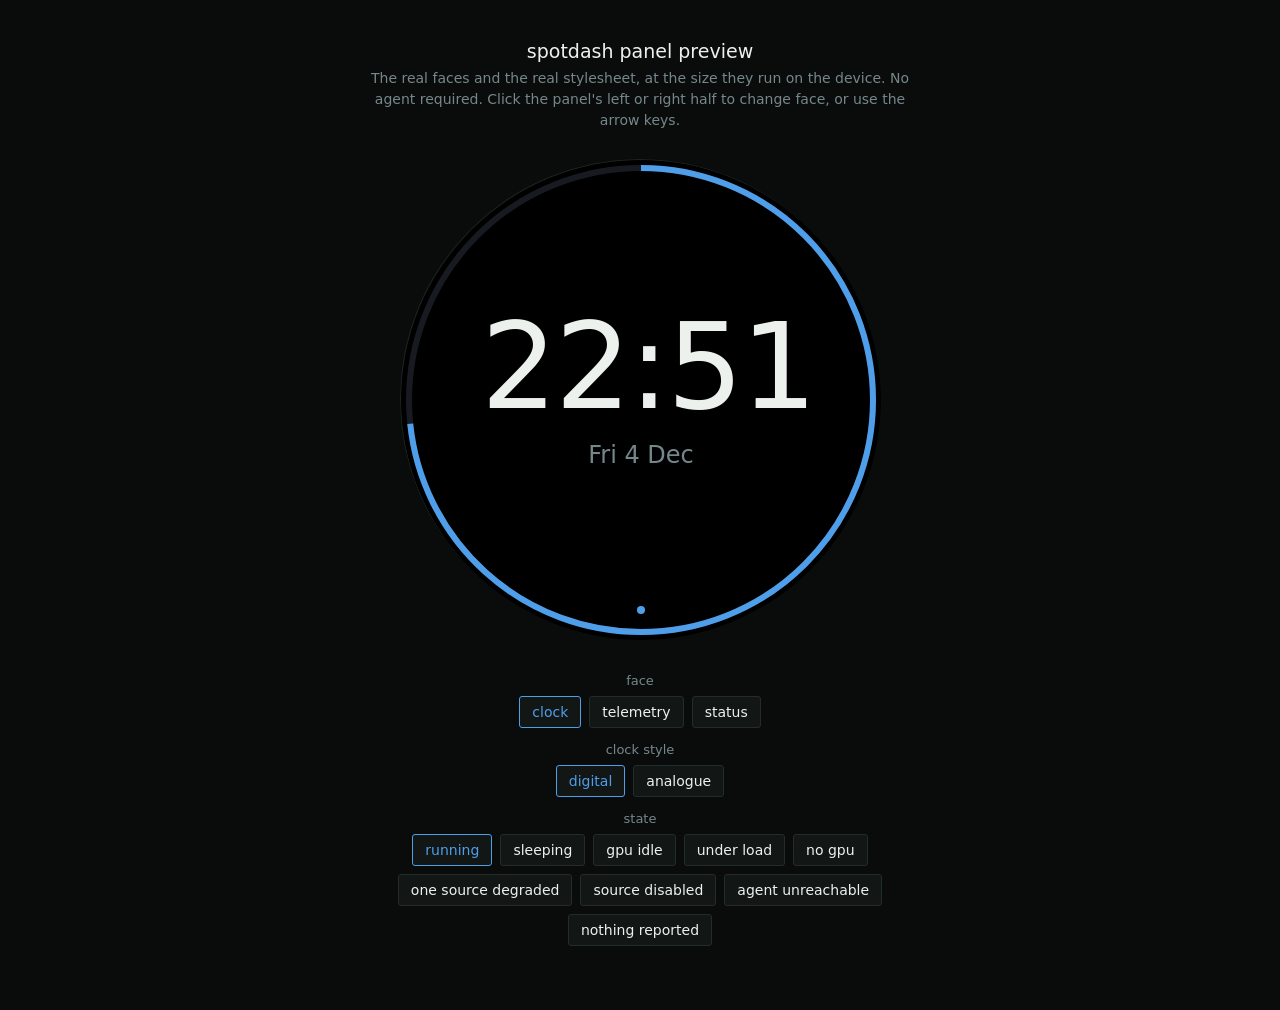
<file: agent/web/dev.html>
<!doctype html>
<html lang="en">
  <head>
    <meta charset="utf-8" />
    <meta name="viewport" content="width=device-width, initial-scale=1" />
    <meta name="color-scheme" content="dark" />
    <title>spotdash panel preview</title>
    <link rel="stylesheet" href="style.css" />
    <style>
      /* Harness only. Nothing here ships to the device. */
      body {
        overflow: auto;
        display: flex;
        flex-direction: column;
        align-items: center;
        gap: 28px;
        padding: 40px 16px 64px;
        background: #0a0c0c;
      }

      .harness-head {
        max-width: 560px;
        text-align: center;
      }

      .harness-head h1 {
        font-size: 19px;
        font-weight: 500;
        margin: 0 0 6px;
      }

      .harness-head p {
        font-size: 14px;
        line-height: 1.5;
        color: var(--muted);
        margin: 0;
      }

      /* The bezel shows the circular crop. */
      .bezel {
        width: 480px;
        height: 480px;
        border-radius: 50%;
        border: 1px solid #1d2422;
        flex: 0 0 auto;
      }

      .controls {
        display: flex;
        flex-wrap: wrap;
        justify-content: center;
        gap: 8px;
        max-width: 560px;
      }

      .controls button {
        font: inherit;
        font-size: 14px;
        color: var(--text);
        background: #121716;
        border: 1px solid #222c2a;
        border-radius: 3px;
        padding: 7px 12px;
        cursor: pointer;
      }

      .controls button[aria-pressed="true"] {
        border-color: var(--live);
        color: var(--live);
      }

      .controls button:focus-visible {
        outline: 2px solid var(--live);
        outline-offset: 2px;
      }

      .group-label {
        width: 100%;
        text-align: center;
        font-size: 13px;
        color: var(--muted);
        margin: 6px 0 0;
      }

      @media (max-width: 560px) {
        .bezel,
        #panel {
          transform: scale(0.75);
          transform-origin: top center;
        }
        .bezel {
          margin-bottom: -120px;
        }
      }
    </style>
  </head>
  <body>
    <div class="harness-head">
      <h1>spotdash panel preview</h1>
      <p>
        The real faces and the real stylesheet, at the size they run on the
        device. No agent required. Click the panel's left or right half to
        change face, or use the arrow keys.
      </p>
    </div>

    <div class="bezel">
      <div id="panel">
        <div id="faces"></div>
        <div id="connection" data-state="live"></div>
      </div>
    </div>

    <div class="controls" id="controls">
      <p class="group-label">face</p>
      <div class="controls" id="face-controls"></div>
      <p class="group-label">clock style</p>
      <div class="controls" id="clock-style-controls"></div>
      <p class="group-label">state</p>
      <div class="controls" id="scenario-controls"></div>
    </div>

    <script type="module">
      import * as clockFace from "./faces/clock.js";
      import * as telemetryFace from "./faces/telemetry.js";
      import * as statusFace from "./faces/status.js";

      const faces = [clockFace, telemetryFace, statusFace];

      // One state object, mutated in place like the real panel's.
      const state = {
        connection: "live",
        uptimeSeconds: 0,
        version: "0.0.0-preview",
        shellVersion: "0.0.0-preview",
        sources: {},
        lastError: "",
        clockStyle: "digital",
      };

      let currentFace = null;
      let currentIndex = 0;
      let ticking = null;

      const panel = document.getElementById("panel");
      const faceHost = document.getElementById("faces");
      const connectionEl = document.getElementById("connection");

      function showFace(index) {
        currentIndex = (index + faces.length) % faces.length;
        if (currentFace && currentFace.teardown) {
          currentFace.teardown();
        }
        currentFace = faces[currentIndex];
        currentFace.render(faceHost, state);
        notify("clock", state.sources.clock && state.sources.clock.data);
        notify("telemetry", state.sources.telemetry && state.sources.telemetry.data);
        paintFaceButtons();
      }

      function notify(source, data) {
        if (currentFace && currentFace.onState) {
          currentFace.onState(source, data);
        }
      }

      function setConnection(next) {
        state.connection = next;
        connectionEl.dataset.state = next;
        notify("connection", { state: next });
      }

      function clockReading(when, sleep) {
        const two = (n) => String(n).padStart(2, "0");
        const days = ["Sun", "Mon", "Tue", "Wed", "Thu", "Fri", "Sat"];
        const months = [
          "Jan", "Feb", "Mar", "Apr", "May", "Jun",
          "Jul", "Aug", "Sep", "Oct", "Nov", "Dec",
        ];
        return {
          iso: when.toISOString(),
          time: `${two(when.getHours())}:${two(when.getMinutes())}`,
          seconds: when.getSeconds(),
          date: `${days[when.getDay()]} ${when.getDate()} ${months[when.getMonth()]}`,
          sleep: Boolean(sleep),
        };
      }

      function stopTicking() {
        if (ticking) {
          window.clearInterval(ticking);
          ticking = null;
        }
      }

      function pushTelemetry(reading) {
        state.sources.telemetry = {
          status: reading.gpu ? "ok" : "degraded",
          lastUpdate: new Date().toISOString(),
          lastError: reading.gpu ? "" : "nvml unavailable: library not found",
          data: reading,
        };
        notify("telemetry", reading);
      }

      const telemetryIdle = {
        cpu: { percent: 3.7, per_core: [6.9, 5.4, 6.9, 6.2] },
        ram: { percent: 51.4, used_bytes: 17221271552, total_bytes: 33455644672 },
        disks: [{ mount: "C:", used_bytes: 1742788804608, total_bytes: 1999323000832, percent: 87.1 }],
        gpu: {
          name: "NVIDIA GeForce RTX 4070 Ti SUPER",
          percent: 17,
          vram_used_bytes: 3748651008,
          vram_total_bytes: 17171480576,
          vram_percent: 21.8,
          temperature_c: 30,
          power_watts: 21.84,
        },
      };

      const telemetryLoaded = {
        cpu: { percent: 91.4, per_core: [96, 88, 94, 90] },
        ram: { percent: 84.2, used_bytes: 28172000000, total_bytes: 33455644672 },
        disks: [{ mount: "C:", used_bytes: 1742788804608, total_bytes: 1999323000832, percent: 87.1 }],
        gpu: {
          name: "NVIDIA GeForce RTX 4070 Ti SUPER",
          percent: 99,
          vram_used_bytes: 16600000000,
          vram_total_bytes: 17171480576,
          vram_percent: 96.7,
          temperature_c: 86,
          power_watts: 284.6,
        },
      };

      const telemetryNoGPU = {
        cpu: { percent: 12.5, per_core: [10, 15, 9, 14] },
        ram: { percent: 51.4, used_bytes: 17221271552, total_bytes: 33455644672 },
        disks: [{ mount: "C:", used_bytes: 1742788804608, total_bytes: 1999323000832, percent: 87.1 }],
        gpu: null,
      };

      function pushClock(sleep) {
        const reading = clockReading(new Date(), sleep);
        state.sources.clock = {
          status: "ok",
          lastUpdate: reading.iso,
          lastError: "",
          data: reading,
        };
        notify("clock", reading);
      }

      const scenarios = {
        "running": () => {
          stopTicking();
          state.uptimeSeconds = 4231;
          state.sources = {
            clock: { status: "ok", lastUpdate: new Date().toISOString(), lastError: "" },
            telemetry: { status: "ok", lastUpdate: new Date().toISOString(), lastError: "" },
          };
          setConnection("live");
          pushClock(false);
          pushTelemetry(telemetryIdle);
          ticking = window.setInterval(() => pushClock(false), 1000);
        },
        "sleeping": () => {
          stopTicking();
          state.uptimeSeconds = 31240;
          setConnection("live");
          pushClock(true);
          ticking = window.setInterval(() => pushClock(true), 1000);
        },
        "gpu idle": () => {
          stopTicking();
          state.uptimeSeconds = 4231;
          setConnection("live");
          pushClock(false);
          pushTelemetry(telemetryIdle);
          ticking = window.setInterval(() => pushClock(false), 1000);
        },
        "under load": () => {
          stopTicking();
          state.uptimeSeconds = 9120;
          setConnection("live");
          pushClock(false);
          pushTelemetry(telemetryLoaded);
          ticking = window.setInterval(() => pushClock(false), 1000);
        },
        "no gpu": () => {
          stopTicking();
          state.uptimeSeconds = 640;
          setConnection("live");
          pushClock(false);
          pushTelemetry(telemetryNoGPU);
          ticking = window.setInterval(() => pushClock(false), 1000);
        },
        "one source degraded": () => {
          stopTicking();
          state.uptimeSeconds = 912;
          state.sources = {
            clock: { status: "ok", lastUpdate: new Date().toISOString(), lastError: "" },
            telemetry: {
              status: "degraded",
              lastUpdate: new Date(Date.now() - 74000).toISOString(),
              lastError: "nvml: could not load nvml.dll",
            },
          };
          setConnection("live");
          pushClock(false);
          ticking = window.setInterval(() => pushClock(false), 1000);
        },
        "source disabled": () => {
          stopTicking();
          state.uptimeSeconds = 122;
          state.sources = {
            clock: { status: "ok", lastUpdate: new Date().toISOString(), lastError: "" },
            telemetry: { status: "disabled", lastUpdate: "", lastError: "" },
          };
          setConnection("live");
          pushClock(false);
          ticking = window.setInterval(() => pushClock(false), 1000);
        },
        "agent unreachable": () => {
          stopTicking();
          state.uptimeSeconds = 0;
          state.sources = {
            clock: {
              status: "ok",
              lastUpdate: new Date(Date.now() - 128000).toISOString(),
              lastError: "",
            },
            telemetry: {
              status: "degraded",
              lastUpdate: new Date(Date.now() - 128000).toISOString(),
              lastError: "nvml: could not load nvml.dll",
            },
          };
          setConnection("down");
          notify("health", null);
        },
        "nothing reported": () => {
          stopTicking();
          state.uptimeSeconds = 3;
          state.sources = {};
          setConnection("connecting");
          notify("health", null);
        },
      };

      let currentScenario = "running";

      function paintFaceButtons() {
        for (const button of document.querySelectorAll("[data-face]")) {
          button.setAttribute(
            "aria-pressed",
            String(Number(button.dataset.face) === currentIndex)
          );
        }
      }

      function paintScenarioButtons() {
        for (const button of document.querySelectorAll("[data-scenario]")) {
          button.setAttribute(
            "aria-pressed",
            String(button.dataset.scenario === currentScenario)
          );
        }
      }

      const faceControls = document.getElementById("face-controls");
      faces.forEach((face, i) => {
        const button = document.createElement("button");
        button.type = "button";
        button.dataset.face = String(i);
        button.textContent = face.title;
        button.addEventListener("click", () => showFace(i));
        faceControls.appendChild(button);
      });

      // The real panel takes this from the agent's config. The harness has no
      // agent, so it gets a button group.
      let currentClockStyle = state.clockStyle;
      function paintClockStyleButtons() {
        for (const button of document.querySelectorAll("[data-clock-style]")) {
          button.setAttribute(
            "aria-pressed",
            String(button.dataset.clockStyle === currentClockStyle)
          );
        }
      }

      const clockStyleControls = document.getElementById("clock-style-controls");
      for (const styleName of ["digital", "analogue"]) {
        const button = document.createElement("button");
        button.type = "button";
        button.dataset.clockStyle = styleName;
        button.textContent = styleName;
        button.addEventListener("click", () => {
          currentClockStyle = styleName;
          state.clockStyle = styleName;
          paintClockStyleButtons();
          // Only the clock reads clockStyle. Re-render whichever face is up.
          showFace(currentIndex);
        });
        clockStyleControls.appendChild(button);
      }
      paintClockStyleButtons();

      const scenarioControls = document.getElementById("scenario-controls");
      for (const name of Object.keys(scenarios)) {
        const button = document.createElement("button");
        button.type = "button";
        button.dataset.scenario = name;
        button.textContent = name;
        button.addEventListener("click", () => {
          currentScenario = name;
          scenarios[name]();
          paintScenarioButtons();
        });
        scenarioControls.appendChild(button);
      }

      // Tap the panel halves, as on the device.
      const prev = document.createElement("button");
      prev.className = "zone zone-prev";
      prev.type = "button";
      prev.setAttribute("aria-label", "previous face");
      prev.addEventListener("click", () => showFace(currentIndex - 1));
      const next = document.createElement("button");
      next.className = "zone zone-next";
      next.type = "button";
      next.setAttribute("aria-label", "next face");
      next.addEventListener("click", () => showFace(currentIndex + 1));
      panel.appendChild(prev);
      panel.appendChild(next);

      window.addEventListener("keydown", (event) => {
        if (event.key === "ArrowLeft") showFace(currentIndex - 1);
        if (event.key === "ArrowRight") showFace(currentIndex + 1);
      });

      // Deep links reopen a particular face and state.
      const params = new URLSearchParams(window.location.search);
      const requestedFace = faces.findIndex(
        (face) => face.title === params.get("face")
      );
      const requestedState = params.get("state");
      if (requestedState && scenarios[requestedState]) {
        currentScenario = requestedState;
      }

      showFace(requestedFace === -1 ? 0 : requestedFace);
      scenarios[currentScenario]();
      paintScenarioButtons();
    </script>
  </body>
</html>
</file>
<file: agent/web/style.css>
/* spotdash panel styles. Target is a 480x480 circular LCD on a weak SoC
 * viewed at about 60cm: flat colour and SVG strokes only, no webfonts,
 * shadows, blurs or continuous repaints. */

:root {
  /* True black. The sleep state needs it. */
  --black: #000000;
  /* The unlit rim track, biased toward --live. */
  --track: #171b21;
  --text: #edf1ee;
  --muted: #76878a;
  /* Resting signal. Cool, so the warm alert colours stand out. */
  --live: #4e9eea;
  --warn: #f0a63c;
  --alert: #e04e3c;

  --panel: 480px;
  /* Content has to fit the inscribed square of the circle, 480/sqrt(2). */
  --safe: 320px;
}

* {
  box-sizing: border-box;
}

html,
body {
  margin: 0;
  padding: 0;
  background: var(--black);
  color: var(--text);
  overflow: hidden;
  /* No webfont. A fetched font renders wrong when the network is down. */
  font-family: ui-sans-serif, system-ui, "Segoe UI", Roboto, "Helvetica Neue",
    Arial, sans-serif;
  font-variant-numeric: tabular-nums;
  font-feature-settings: "tnum" 1;
  -webkit-font-smoothing: antialiased;
  -webkit-tap-highlight-color: transparent;
  user-select: none;
}

#panel {
  position: relative;
  width: var(--panel);
  height: var(--panel);
  border-radius: 50%;
  clip-path: circle(50% at 50% 50%);
  background: var(--black);
  overflow: hidden;
}

/* The rim. One SVG per face, absolutely positioned under the content. */
/* Explicit offsets, not the inset shorthand. See docs/architecture.md,
 * "Layout". */
.rim {
  position: absolute;
  top: 0;
  right: 0;
  bottom: 0;
  left: 0;
  width: 100%;
  height: 100%;
  pointer-events: none;
}

.rim-track {
  fill: none;
  stroke: var(--track);
  stroke-width: 6;
}

.rim-arc {
  fill: none;
  stroke: var(--live);
  stroke-width: 6;
  stroke-linecap: butt;
}

.rim-arc.is-warn {
  stroke: var(--warn);
}

.rim-arc.is-alert {
  stroke: var(--alert);
}

.rim-arc.is-off {
  stroke: var(--track);
}

/* Face content sits in the inscribed square. */
.face {
  position: absolute;
  left: 50%;
  top: 50%;
  transform: translate(-50%, -50%);
  width: var(--safe);
  max-width: var(--safe);
  text-align: center;
}

/* Tap zones. Left half previous, right half next. No hover states. */
.zone {
  position: absolute;
  top: 0;
  height: 100%;
  width: 50%;
  z-index: 3;
  background: transparent;
  border: 0;
  padding: 0;
  cursor: pointer;
}

.zone-prev {
  left: 0;
}

.zone,
.zone:active {
  -webkit-tap-highlight-color: transparent;
}

.zone-next {
  right: 0;
}

/* A tap leaves the zone focused and the WebView draws a ring, which the
 * circular clip turns into a stray vertical line. Keyboard focus keeps
 * its ring. */
.zone:focus {
  outline: none;
}

/* Chromium 83 ignores :focus-visible, so this restores the ring for
 * keyboard use in a desktop browser only. */
.zone:focus-visible {
  outline: 2px solid var(--live);
  outline-offset: -4px;
}

/* Connection indicator, present on every face. */
#connection {
  position: absolute;
  left: 50%;
  bottom: 26px;
  transform: translateX(-50%);
  width: 8px;
  height: 8px;
  border-radius: 50%;
  background: var(--muted);
  z-index: 2;
}

#connection[data-state="live"] {
  background: var(--live);
}

#connection[data-state="connecting"] {
  background: var(--warn);
}

#connection[data-state="down"] {
  background: var(--alert);
}

/* Shell and agent disagree on the protocol version. Empty means no notice.
 * Near the top, where the circle is still wide enough for one short line. */
#notice {
  position: absolute;
  left: 50%;
  top: 44px;
  transform: translateX(-50%);
  color: var(--warn);
  font-size: 16px;
  white-space: nowrap;
  pointer-events: none;
  z-index: 3;
}

#notice:empty {
  display: none;
}

/* Clock face */
.clock-time {
  font-size: 120px;
  font-weight: 200;
  letter-spacing: -0.02em;
  line-height: 1;
  margin: 0;
}

.clock-date {
  font-size: 24px;
  font-weight: 400;
  color: var(--muted);
  margin: 14px 0 0;
}

/* Analogue hands are a second full-panel SVG beside .face, not inside it.
 * The .face transform makes a stacking context (see the CSS gotcha in
 * docs/architecture.md, "Faces"). */
.clock-hands {
  position: absolute;
  top: 0;
  right: 0;
  bottom: 0;
  left: 0;
  width: 100%;
  height: 100%;
  pointer-events: none;
}

.clock-tick {
  stroke: var(--track);
  stroke-width: 2;
}

.clock-tick-major {
  stroke: var(--muted);
  stroke-width: 2;
}

/* Upright hour labels. Once present they are the primary markers. */
.clock-numeral {
  fill: var(--text);
  font-size: 22px;
  font-weight: 400;
  font-variant-numeric: tabular-nums;
}

/* Plain straight hands with a rounded tip. Width tells them apart. */
.clock-hand {
  stroke: var(--text);
  stroke-linecap: round;
  transition: transform 0.2s ease-out;
}

.clock-hand-hour {
  stroke-width: 8;
}

.clock-hand-minute {
  stroke-width: 5;
}

.clock-hand-second {
  /* Pale like the other hands, so the dial reads as one instrument. */
  stroke: var(--text);
  stroke-width: 2;
  /* The second hand jumps once a second like the digital seconds arc. */
  transition: none;
}

.clock-hub {
  fill: var(--text);
}

/* The connection dot sits on the 6 o'clock tick on this face only, so
 * nudge it up into the gap above the "6". */
#panel:has(.clock-hands) #connection {
  bottom: 33px;
}

/* The date sits low in the circle, clear of the hands. With a next event,
 * .clock-analogue-info.has-next moves the block inward. */
.clock-analogue-info {
  position: absolute;
  left: 50%;
  bottom: 100px;
  transform: translateX(-50%);
  display: flex;
  flex-direction: column;
  align-items: center;
  gap: 4px;
  margin: 0;
}

/* Moved into the open disc between hub and numerals. The hands paint
 * earlier, so the text draws over them. The opaque backing hides a
 * hand behind the text instead of showing it between the glyphs. */
.clock-analogue-info.has-next {
  bottom: auto;
  top: 300px;
  transform: translate(-50%, -50%);
  background: var(--black);
  padding: 6px 14px;
  border-radius: 10px;
}

.clock-date-analogue {
  font-size: 24px;
  font-weight: 400;
  color: var(--muted);
  margin: 0;
  white-space: nowrap;
}

.clock-analogue-next {
  margin: 0;
  font-size: 13px;
  max-width: 220px;
  white-space: nowrap;
  overflow: hidden;
  text-overflow: ellipsis;
}

.clock-analogue-next.is-warn {
  color: var(--warn);
}

.clock-analogue-next.is-alert {
  color: var(--alert);
}

@media (prefers-reduced-motion: reduce) {
  .clock-hand {
    transition: none;
  }
}

/* The clock's next-up line under the date. Hidden entirely when nothing
 * is scheduled, so it takes no space. */
.clock-next {
  display: flex;
  flex-direction: column;
  align-items: center;
  margin: 20px 0 0;
  font-size: 17px;
  max-width: 280px;
  margin-left: auto;
  margin-right: auto;
}

.clock-next-title {
  color: var(--text);
  max-width: 100%;
  overflow: hidden;
  text-overflow: ellipsis;
  white-space: nowrap;
}

.clock-next-countdown {
  margin-top: 4px;
  font-size: 15px;
  color: var(--live);
}

.clock-next-countdown.is-warn {
  color: var(--warn);
}

.clock-next-countdown.is-alert {
  color: var(--alert);
}

/* Sleep. Real black with one dim dot, so it reads as resting. */
#panel[data-sleep="true"] .clock-time,
#panel[data-sleep="true"] .clock-date,
#panel[data-sleep="true"] .clock-hands,
#panel[data-sleep="true"] .clock-analogue-info,
#panel[data-sleep="true"] .clock-next,
#panel[data-sleep="true"] .rim,
#panel[data-sleep="true"] #connection,
#panel[data-sleep="true"] #notice {
  display: none;
}

.sleep-dot {
  display: none;
  position: absolute;
  left: 50%;
  top: 50%;
  transform: translate(-50%, -50%);
  width: 6px;
  height: 6px;
  border-radius: 50%;
  background: #1c2024;
}

#panel[data-sleep="true"] .sleep-dot {
  display: block;
}

/* Status face. The debug view, so dense: completeness over glanceability. */
.status {
  text-align: left;
  font-size: 17px;
  line-height: 1.35;
}

.status-list {
  list-style: none;
  margin: 0 0 12px;
  padding: 0;
}

.status-row {
  display: flex;
  align-items: baseline;
  /* Not flex gap: Chromium 83 ignores it, so items render with no space.
   * Sibling margins work everywhere. See docs/architecture.md, "Layout". */
  padding: 3px 0;
}

.status-row > * + * {
  margin-left: 8px;
}

.status-name {
  flex: 1 1 auto;
  min-width: 0;
  overflow: hidden;
  text-overflow: ellipsis;
  white-space: nowrap;
}

.status-value {
  flex: 0 0 auto;
  color: var(--live);
}

.status-value[data-status="degraded"] {
  color: var(--warn);
}

.status-value[data-status="disabled"] {
  color: var(--muted);
}

.status-value[data-status="unknown"] {
  color: var(--muted);
}

.status-age {
  flex: 0 0 auto;
  color: var(--muted);
  font-size: 14px;
  min-width: 44px;
  text-align: right;
}

.status-error {
  color: var(--alert);
  font-size: 14px;
  margin: 0 0 6px;
  padding-left: 2px;
  overflow-wrap: anywhere;
}

.status-footer {
  color: var(--muted);
  font-size: 14px;
  border-top: 1px solid var(--track);
  padding-top: 8px;
}

/* Uptime and link on one line, the two versions on the next. */
.status-footer-row {
  display: flex;
  justify-content: space-between;
}

.status-footer-row + .status-footer-row {
  margin-top: 2px;
}

.status-footer strong {
  color: var(--text);
  font-weight: 500;
}

.status-empty {
  color: var(--muted);
  text-align: center;
  padding: 10px 0;
}

/* A face that throws is contained and reported. */
.face-error {
  color: var(--alert);
  font-size: 15px;
  text-align: left;
  overflow-wrap: anywhere;
}

@media (prefers-reduced-motion: reduce) {
  * {
    transition: none !important;
    animation: none !important;
  }
}

/* Telemetry face. The gauges are read from across the room. */
.gauge-readout {
  position: absolute;
  transform: translate(-50%, -50%);
  display: flex;
  flex-direction: column;
  align-items: center;
  /* Not flex gap: see the note on .status-row. */
  z-index: 2;
}

.gauge-readout > * + * {
  margin-top: 2px;
}

.gauge-name {
  font-size: 14px;
  color: var(--muted);
  letter-spacing: 0.04em;
}

.gauge-value {
  font-size: 30px;
  font-weight: 300;
  line-height: 1;
  color: var(--text);
}

.gauge-value[data-severity="warn"] {
  color: var(--warn);
}

.gauge-value[data-severity="alert"] {
  color: var(--alert);
}

.gauge-value[data-severity="absent"] {
  color: #3d444c;
  font-size: 22px;
}

.telemetry-centre {
  width: 170px;
  max-width: 170px;
}

.telemetry-temperature {
  font-size: 46px;
  font-weight: 200;
  line-height: 1;
  margin: 0;
  color: var(--text);
}

.telemetry-temperature[data-severity="alert"] {
  color: var(--alert);
}

.telemetry-temperature[data-severity="absent"] {
  font-size: 30px;
  color: #3d444c;
}

.telemetry-power {
  font-size: 19px;
  color: var(--muted);
  margin: 8px 0 0;
}

.telemetry-notice {
  font-size: 13px;
  color: var(--warn);
  margin: 8px 0 0;
}

/* Calendar face. The primary event sits in one card above a short
 * scrollable agenda. The card border and countdown colour step through
 * the same live/warn/alert levels as the telemetry gauges. */
.calendar {
  /* Overrides .face, as .spotify does. The .face transform makes a stacking
   * context that traps .calendar-agenda's z-index below .zone. */
  position: absolute;
  top: 0;
  left: 0;
  width: var(--panel);
  max-width: none;
  height: var(--panel);
  transform: none;
  display: flex;
  flex-direction: column;
  align-items: center;
  justify-content: center;
  text-align: center;
}

.calendar-pill {
  box-sizing: border-box;
  width: 100%;
  max-width: 280px;
  margin: 0 auto;
  padding: 30px 26px;
  border-radius: 36px;
  background: var(--track);
  border: 1px solid rgba(237, 241, 238, 0.08);
}

.calendar-pill.is-idle {
  background: transparent;
  border-color: transparent;
}

.calendar-pill.is-warn {
  border-color: var(--warn);
}

.calendar-pill.is-alert {
  border-color: var(--alert);
}

.calendar-title {
  font-size: 28px;
  font-weight: 300;
  letter-spacing: -0.01em;
  line-height: 1.15;
  margin: 0;
  /* Real event titles overrun the safe area same as track names do. */
  display: -webkit-box;
  -webkit-line-clamp: 2;
  -webkit-box-orient: vertical;
  overflow: hidden;
}

.calendar-title.calendar-idle {
  font-size: 22px;
  font-weight: 300;
  color: var(--muted);
  -webkit-line-clamp: 1;
}

.calendar-location {
  font-size: 14px;
  color: var(--muted);
  margin: 6px 0 0;
}

.calendar-time {
  font-size: 16px;
  color: var(--muted);
  margin: 10px 0 0;
}

.calendar-countdown {
  font-size: 20px;
  font-weight: 400;
  color: var(--live);
  margin: 14px 0 0;
}

.calendar-countdown.is-warn {
  color: var(--warn);
}

.calendar-countdown.is-alert {
  color: var(--alert);
}

/* The rest of the agenda. Takes no space when nothing follows. */
.calendar-agenda {
  /* Needs its own stacking order above .zone, as .spotify-controls does,
   * or .zone swallows the scroll gesture. */
  position: relative;
  z-index: 6;
  list-style: none;
  width: 100%;
  max-width: 280px;
  /* Bounded and scrollable, since AgendaSize allows 7 entries. Showing about
   * 2.5 rows hints that there is more below. */
  max-height: 98px;
  overflow-y: auto;
  -webkit-overflow-scrolling: touch;
  margin: 14px auto 0;
  padding: 0;
}

.calendar-agenda-row {
  display: flex;
  align-items: baseline;
  /* Left-aligned so the time column shares one left edge. */
  /* Not flex gap: see the note on .status-row. */
  padding: 7px 6px;
  border-top: 1px solid rgba(237, 241, 238, 0.08);
  font-size: 14px;
}

.calendar-agenda-time {
  flex: 0 0 auto;
  margin-right: 10px;
  color: var(--muted);
}

.calendar-agenda-title {
  flex: 1 1 auto;
  min-width: 0;
  overflow: hidden;
  text-overflow: ellipsis;
  white-space: nowrap;
  text-align: left;
  color: #b9c0c6;
}

/* Spotify face. Two layouts: the cover as a disc concentric with the
 * rim, or the cover filling the panel. Chosen with ?layout=. */
.spotify {
  /* Overrides .face, which centres a 320px box. Both layouts need the panel. */
  position: absolute;
  top: 0;
  left: 0;
  width: var(--panel);
  max-width: none;
  height: var(--panel);
  transform: none;
  text-align: center;
}

.spotify-art {
  position: absolute;
  top: 0;
  right: 0;
  bottom: 0;
  left: 0;
  overflow: hidden;
}

.spotify-art img {
  display: block;
  width: 100%;
  height: 100%;
  object-fit: cover;
}

/* The scrim keeps type legible over a sleeve. A gradient is cheaper than
 * blurring a 480px image on each track change. */
.spotify-scrim {
  position: absolute;
  top: 0;
  right: 0;
  bottom: 0;
  left: 0;
  background: linear-gradient(
    180deg,
    rgba(0, 0, 0, 0.45) 0%,
    rgba(0, 0, 0, 0.3) 28%,
    rgba(0, 0, 0, 0.72) 60%,
    rgba(0, 0, 0, 0.95) 82%,
    #000 100%
  );
}

.spotify[data-art="none"] .spotify-scrim {
  display: none;
}

.spotify-content {
  position: absolute;
  top: 0;
  right: 0;
  bottom: 0;
  left: 0;
  display: flex;
  flex-direction: column;
  align-items: center;
}

.spotify-title {
  font-size: 40px;
  font-weight: 300;
  letter-spacing: -0.015em;
  line-height: 1.1;
  margin: 0;
  max-width: 300px;
  /* Track names overrun the safe area. Clamp to two lines. */
  display: -webkit-box;
  -webkit-line-clamp: 2;
  -webkit-box-orient: vertical;
  overflow: hidden;
}

/* Transport row. It needs a stacking order above .zone (z-index 3), or a
 * tap would switch faces. z-index needs position: relative on a flex
 * child. */
.spotify-controls {
  position: relative;
  z-index: 6;
  display: flex;
  align-items: center;
  justify-content: center;
  /* Not flex gap: see the note on .status-row. */
  margin: 14px 0 0;
}

.spotify-controls > * + * {
  margin-left: 14px;
}

.spotify-control {
  display: flex;
  align-items: center;
  justify-content: center;
  width: 52px;
  height: 52px;
  padding: 0;
  border: 0;
  border-radius: 50%;
  background: transparent;
  color: var(--text);
  cursor: pointer;
  -webkit-tap-highlight-color: transparent;
}

.spotify-control svg {
  fill: currentColor;
  pointer-events: none;
}

/* No permanent button chrome. A faint fill on tap confirms the press. */
.spotify-control:active {
  background: rgba(237, 241, 238, 0.12);
}

/* As with .zone: suppress the lingering tap ring, keep keyboard focus. */
.spotify-control:focus {
  outline: none;
}

.spotify-control:focus-visible {
  outline: 2px solid var(--live);
  outline-offset: 2px;
}

/* A tap Spotify rejected, most often for want of an active device. */
.spotify-control.is-denied {
  color: var(--alert);
}

.spotify-artist {
  font-size: 21px;
  color: #b9c0c6;
  margin: 10px 0 0;
  max-width: 300px;
  white-space: nowrap;
  overflow: hidden;
  text-overflow: ellipsis;
}

.spotify-album {
  font-size: 15px;
  color: var(--muted);
  margin: 5px 0 0;
  max-width: 300px;
  white-space: nowrap;
  overflow: hidden;
  text-overflow: ellipsis;
}

.spotify-times {
  display: flex;
  justify-content: space-between;
  width: 230px;
  font-size: 15px;
  color: var(--muted);
}

.spotify-state {
  font-size: 14px;
  color: var(--warn);
  min-height: 18px;
  margin: 6px 0 0;
}

.spotify-idle {
  font-size: 26px;
  font-weight: 300;
  color: var(--muted);
  margin: 0;
}

/* Cover fills the panel, type in the lower half. */
.spotify[data-layout="fill"] .spotify-content {
  justify-content: flex-end;
  padding-bottom: 58px;
}

.spotify[data-layout="fill"] .spotify-times {
  margin-top: 18px;
}

/* Cover as a disc, concentric with the rim. */
.spotify[data-layout="disc"] .spotify-art {
  top: 52px;
  right: auto;
  bottom: auto;
  left: 50%;
  transform: translateX(-50%);
  width: 186px;
  height: 186px;
  border-radius: 50%;
}

.spotify[data-layout="disc"] .spotify-scrim {
  display: none;
}

.spotify[data-layout="disc"] .spotify-content {
  justify-content: flex-start;
  padding-top: 256px;
}

.spotify[data-layout="disc"] .spotify-title {
  font-size: 32px;
}

.spotify[data-layout="disc"] .spotify-artist {
  font-size: 19px;
  color: var(--muted);
}

.spotify[data-layout="disc"] .spotify-album {
  font-size: 14px;
  color: #55606a;
}

.spotify[data-layout="disc"] .spotify-times {
  margin-top: 16px;
  color: #55606a;
}

/* With no cover, in either layout, the type centres. */
.spotify[data-art="none"] .spotify-content {
  justify-content: center;
  padding-top: 0;
  padding-bottom: 0;
}

/* Paused drops out the cover and dims the type, which reads from across
 * the room. */
.spotify.is-paused .spotify-art {
  filter: grayscale(1) brightness(0.42);
}

.spotify.is-paused .spotify-title,
.spotify.is-paused .spotify-artist,
.spotify.is-paused .spotify-album {
  color: #7e868e;
}
</file>
